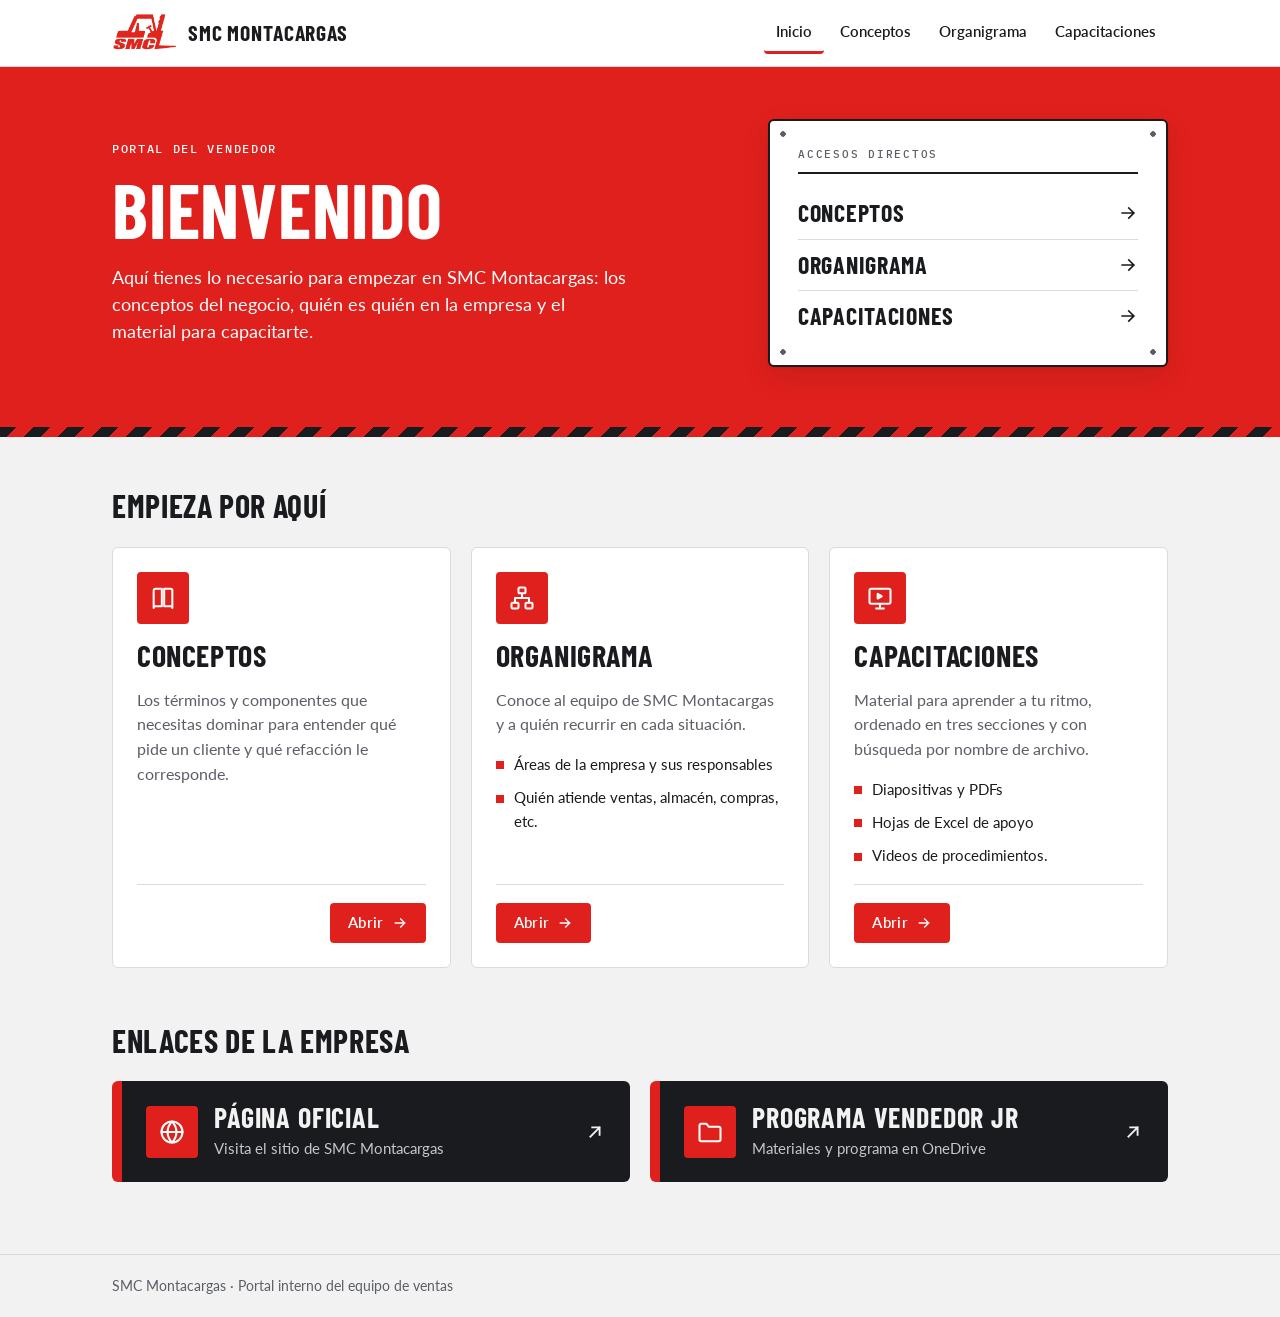
<file: index.html>
<!doctype html>
<html lang="es">
<head>
<meta charset="utf-8">
<meta name="viewport" content="width=device-width, initial-scale=1, viewport-fit=cover">
<title>SMC Montacargas · Portal del vendedor</title>
<link rel="preconnect" href="https://fonts.googleapis.com">
<link rel="preconnect" href="https://fonts.gstatic.com" crossorigin>
<link rel="stylesheet" href="https://fonts.googleapis.com/css2?family=Barlow+Condensed:wght@600;700&family=Barlow:wght@400;500;600&family=IBM+Plex+Mono:wght@500&display=swap">
<link rel="preconnect" href="https://fonts.googleapis.com">
<link rel="preconnect" href="https://fonts.gstatic.com" crossorigin>
<link href="https://fonts.googleapis.com/css2?family=Lato:wght@300;400;700&display=swap" rel="stylesheet">
<link rel="stylesheet" href="styles.css">
</head>
<body>

<header class="top">
  <div class="wrap">
    <a class="brand" href="index.html">

      <img src="logo.png" alt="SMC Montacargas" class="brand-logo">
      <span>
        <span class="brand-name">SMC Montacargas</span>
      </span>
    </a>
    <nav class="nav" aria-label="Principal">
      <a href="index.html" aria-current="page">Inicio</a>
      <a href="conceptos.html">Conceptos</a>
      <a href="https://app.organimi.com/public/organizations/630797d5f36d9a0c2904dac4/charts/63334c1b64dfc5c6c9de91fa/chart/view?pId=5f5c45b0f3475c3c7e5f84b5320946b3ab58f2936642d23510193ae79ce800d3" target="_blank" rel="noopener">Organigrama</a>
      <a href="capacitaciones.html">Capacitaciones</a>
    </nav>
  </div>
</header>

<main>
  <div class="hero">
    <div class="wrap">
      <div>
        <p class="eyebrow">Portal del vendedor</p>
        <h1>Bienvenido</h1>
        <p class="lead">Aquí tienes lo necesario para empezar en SMC Montacargas: los conceptos del negocio, quién es quién en la empresa y el material para capacitarte.</p>
      </div>
      <div class="plate">
        <div class="plate-title">Accesos directos</div>
        <ul class="plate-links">
          <li><a href="conceptos.html">Conceptos
            <svg viewBox="0 0 24 24" fill="none" stroke="currentColor" stroke-width="2" stroke-linecap="square" aria-hidden="true"><path d="M5 12h14M13 6l6 6-6 6"/></svg></a></li>
          <li><a href="https://app.organimi.com/public/organizations/630797d5f36d9a0c2904dac4/charts/63334c1b64dfc5c6c9de91fa/chart/view?pId=5f5c45b0f3475c3c7e5f84b5320946b3ab58f2936642d23510193ae79ce800d3" target="_blank" rel="noopener">Organigrama
            <svg viewBox="0 0 24 24" fill="none" stroke="currentColor" stroke-width="2" stroke-linecap="square" aria-hidden="true"><path d="M5 12h14M13 6l6 6-6 6"/></svg></a></li>
          <li><a href="capacitaciones.html">Capacitaciones
            <svg viewBox="0 0 24 24" fill="none" stroke="currentColor" stroke-width="2" stroke-linecap="square" aria-hidden="true"><path d="M5 12h14M13 6l6 6-6 6"/></svg></a></li>
        </ul>
      </div>
    </div>
    <div class="strip" aria-hidden="true"></div>
  </div>

  <div class="sections">
    <div class="wrap">
      <div class="sec-head">
        <h2>Empieza por aquí</h2>
      </div>

      <div class="cards">
        <article class="card" aria-labelledby="t-conceptos">
          <div class="card-top">
            <span class="icon" aria-hidden="true">
              <svg viewBox="0 0 24 24" fill="none" stroke="currentColor" stroke-width="1.75" stroke-linejoin="round"><path d="M4 5.5A1.5 1.5 0 0 1 5.5 4H11v15H5.5A1.5 1.5 0 0 0 4 20.5z"/><path d="M20 5.5A1.5 1.5 0 0 0 18.5 4H13v15h5.5a1.5 1.5 0 0 1 1.5 1.5z"/></svg>
            </span>
          </div>
          <h3 id="t-conceptos">Conceptos</h3>
          <p>Los términos y componentes que necesitas dominar para entender qué pide un cliente y qué refacción le corresponde.</p>
          <ul class="list">
          </ul>
          <div class="card-foot">
            <span></span>
            <a class="btn" href="conceptos.html" aria-label="Abrir Conceptos">Abrir
              <svg viewBox="0 0 24 24" fill="none" stroke="currentColor" stroke-width="2" stroke-linecap="square" aria-hidden="true"><path d="M5 12h14M13 6l6 6-6 6"/></svg></a>
          </div>
        </article>

        <article class="card" aria-labelledby="t-organigrama">
          <div class="card-top">
            <span class="icon" aria-hidden="true">
              <svg viewBox="0 0 24 24" fill="none" stroke="currentColor" stroke-width="1.75" stroke-linejoin="round"><rect x="9" y="3" width="6" height="5" rx="1"/><rect x="3" y="16" width="6" height="5" rx="1"/><rect x="15" y="16" width="6" height="5" rx="1"/><path d="M12 8v4M6 16v-4h12v4"/></svg>
            </span>
          </div>
          <h3 id="t-organigrama">Organigrama</h3>
          <p>Conoce al equipo de SMC Montacargas y a quién recurrir en cada situación. </p>
          <ul class="list">
            <li>Áreas de la empresa y sus responsables</li>
            <li>Quién atiende ventas, almacén, compras, etc.</li>
          </ul>
          <div class="card-foot">
            <a class="btn" href="https://app.organimi.com/public/organizations/630797d5f36d9a0c2904dac4/charts/63334c1b64dfc5c6c9de91fa/chart/view?pId=5f5c45b0f3475c3c7e5f84b5320946b3ab58f2936642d23510193ae79ce800d3" target="_blank" rel="noopener" aria-label="Abrir Organigrama">Abrir
              <svg viewBox="0 0 24 24" fill="none" stroke="currentColor" stroke-width="2" stroke-linecap="square" aria-hidden="true"><path d="M5 12h14M13 6l6 6-6 6"/></svg></a>
          </div>
        </article>

        <article class="card" aria-labelledby="t-capacitaciones">
          <div class="card-top">
            <span class="icon" aria-hidden="true">
              <svg viewBox="0 0 24 24" fill="none" stroke="currentColor" stroke-width="1.75" stroke-linejoin="round"><rect x="3" y="4" width="18" height="13" rx="1.5"/><path d="M10 8.5v4l3.5-2z" fill="currentColor"/><path d="M8 21h8M12 17v4"/></svg>
            </span>
          </div>
          <h3 id="t-capacitaciones">Capacitaciones</h3>
          <p>Material para aprender a tu ritmo, ordenado en tres secciones y con búsqueda por nombre de archivo.</p>
          <ul class="list">
            <li>Diapositivas y PDFs</li>
            <li>Hojas de Excel de apoyo</li>
            <li>Videos de procedimientos.</li>
          </ul>
          <div class="card-foot">
            <a class="btn" href="capacitaciones.html" aria-label="Abrir Capacitaciones">Abrir
              <svg viewBox="0 0 24 24" fill="none" stroke="currentColor" stroke-width="2" stroke-linecap="square" aria-hidden="true"><path d="M5 12h14M13 6l6 6-6 6"/></svg></a>
          </div>
        </article>
      </div>

      <div class="sec-head links-head">
        <h2>Enlaces de la empresa</h2>
      </div>

      <div class="links">
        <a class="link-tile" href="https://www.smcmex.com.mx/" target="_blank" rel="noopener">
          <span class="icon" aria-hidden="true">
            <svg viewBox="0 0 24 24" fill="none" stroke="currentColor" stroke-width="1.75" stroke-linejoin="round" stroke-linecap="round"><circle cx="12" cy="12" r="9"/><path d="M3 12h18M12 3c2.5 2.6 3.8 5.6 3.8 9s-1.3 6.4-3.8 9c-2.5-2.6-3.8-5.6-3.8-9S9.5 5.6 12 3z"/></svg>
          </span>
          <span class="link-text">
            <span class="link-title">Página oficial</span>
            <span class="link-desc">Visita el sitio de SMC Montacargas</span>
          </span>
          <svg class="link-out" viewBox="0 0 24 24" fill="none" stroke="currentColor" stroke-width="2" stroke-linecap="square" aria-hidden="true"><path d="M7 17L17 7M9 7h8v8"/></svg>
        </a>

        <a class="link-tile" href="https://smcmex-my.sharepoint.com/shared?id=%2Fpersonal%2Fpowerbi%5Fsmcmex%5Fcom%5Fmx%2FDocuments%2FDocuments%2FPower%20BI%2FINTELIGENCIA%20COMERCIAL%2FColaboradores%2FVentas%2FVendedor%20Jr&amp;listurl=%2Fpersonal%2Fpowerbi%5Fsmcmex%5Fcom%5Fmx%2FDocuments&amp;ct=1791988717235&amp;or=Teams%2DHL&amp;ga=1&amp;LOF=1" target="_blank" rel="noopener">
          <span class="icon" aria-hidden="true">
            <svg viewBox="0 0 24 24" fill="none" stroke="currentColor" stroke-width="1.75" stroke-linejoin="round"><path d="M3 6.5A1.5 1.5 0 0 1 4.5 5H9l2 2.5h8.5A1.5 1.5 0 0 1 21 9v9.500a1.5 1.5 0 0 1-1.5 1.5h-15A1.5 1.5 0 0 1 3 18.5z"/></svg>
          </span>
          <span class="link-text">
            <span class="link-title">Programa Vendedor Jr</span>
            <span class="link-desc">Materiales y programa en OneDrive</span>
          </span>
          <svg class="link-out" viewBox="0 0 24 24" fill="none" stroke="currentColor" stroke-width="2" stroke-linecap="square" aria-hidden="true"><path d="M7 17L17 7M9 7h8v8"/></svg>
        </a>
      </div>
    </div>
  </div>
</main>

<footer class="foot">
  <div class="wrap">
    <p>SMC Montacargas · Portal interno del equipo de ventas</p>
  </div>
</footer>

</body>
</html>
</file>
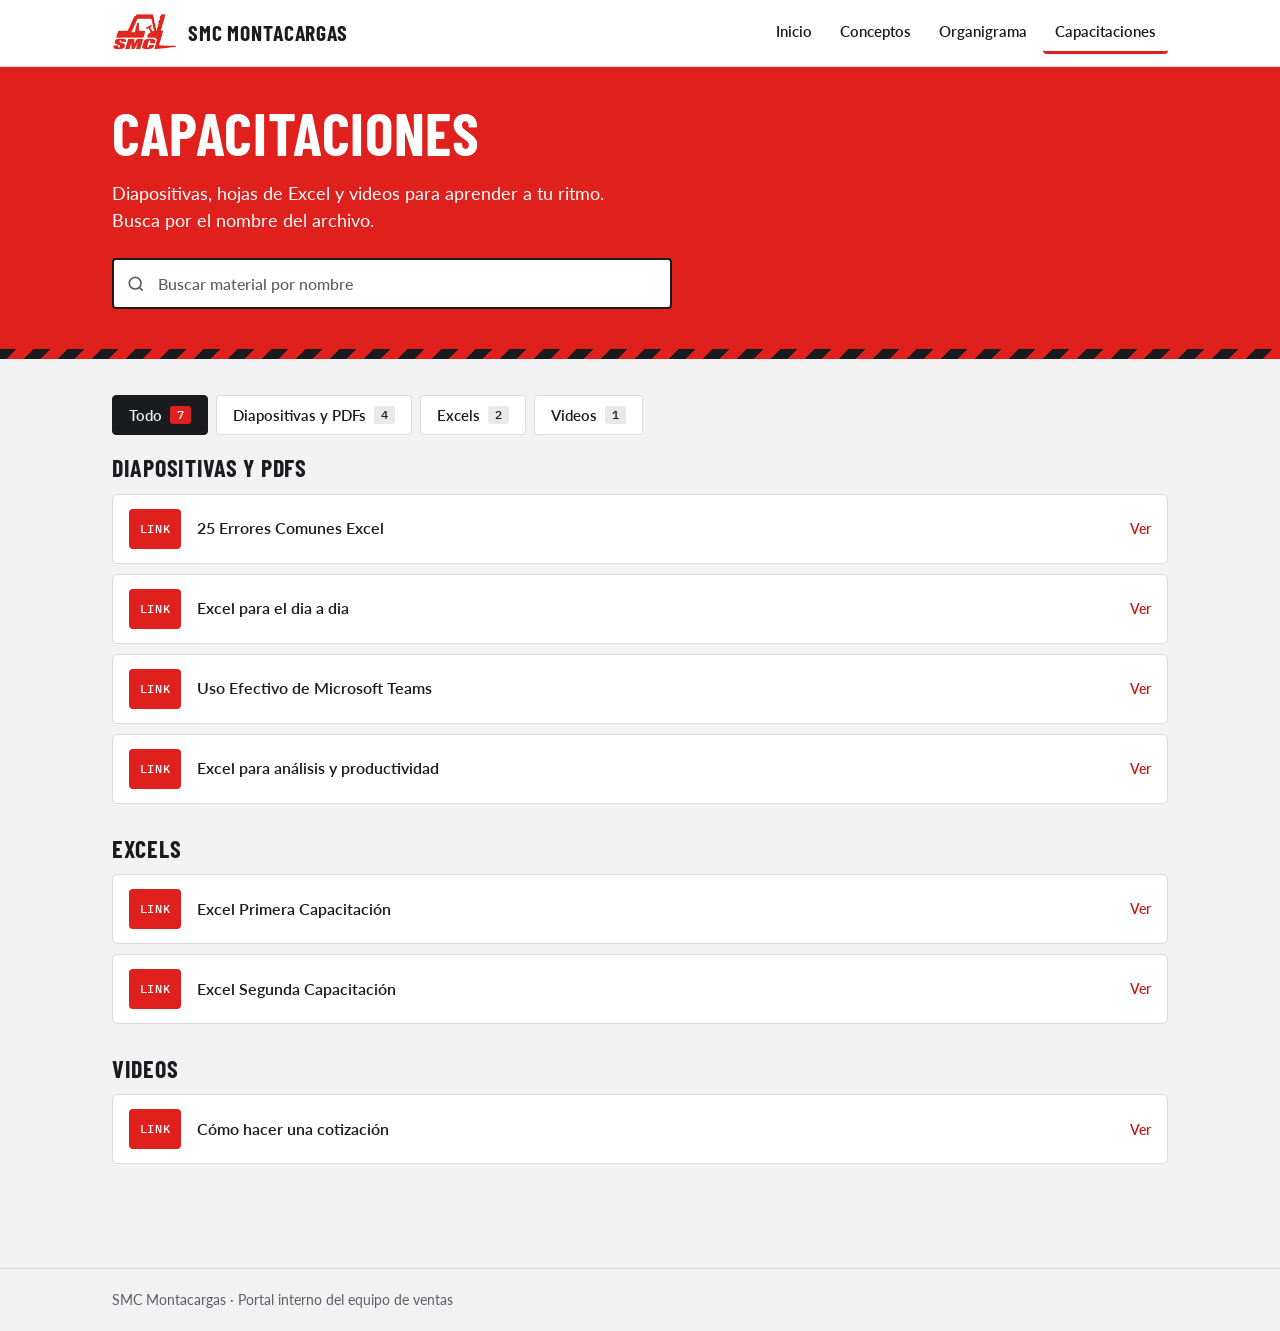
<file: capacitaciones.html>
<!doctype html>
<html lang="es">
<head>
<meta charset="utf-8">
<meta name="viewport" content="width=device-width, initial-scale=1, viewport-fit=cover">
<title>Capacitaciones · SMC Montacargas</title>
<link rel="preconnect" href="https://fonts.googleapis.com">
<link rel="preconnect" href="https://fonts.gstatic.com" crossorigin>
<link rel="stylesheet" href="https://fonts.googleapis.com/css2?family=Barlow+Condensed:wght@600;700&family=Barlow:wght@400;500;600&family=IBM+Plex+Mono:wght@500&display=swap">
<link rel="preconnect" href="https://fonts.googleapis.com">
<link rel="preconnect" href="https://fonts.gstatic.com" crossorigin>
<link href="https://fonts.googleapis.com/css2?family=Lato:wght@300;400;700&display=swap" rel="stylesheet">
<link rel="stylesheet" href="styles.css">
</head>
<body>

<header class="top">
  <div class="wrap">
    <a class="brand" href="index.html">
      <img src="logo.png" alt="SMC Montacargas" class="brand-logo">
      <span>
        <span class="brand-name">SMC Montacargas</span>
      </span>
    </a>
    <nav class="nav" aria-label="Principal">
      <a href="index.html">Inicio</a>
      <a href="conceptos.html">Conceptos</a>
      <a href="https://app.organimi.com/public/organizations/630797d5f36d9a0c2904dac4/charts/63334c1b64dfc5c6c9de91fa/chart/view?pId=5f5c45b0f3475c3c7e5f84b5320946b3ab58f2936642d23510193ae79ce800d3" target="_blank" rel="noopener">Organigrama</a>
      <a href="capacitaciones.html" aria-current="page">Capacitaciones</a>
    </nav>
  </div>
</header>
<main>
  <div class="hero compact">
    <div class="wrap">
      <div>
        <h1>Capacitaciones</h1>
        <p class="lead">Diapositivas, hojas de Excel y videos para aprender a tu ritmo. Busca por el nombre del archivo.</p>
        <div class="search">
          <svg viewBox="0 0 24 24" fill="none" stroke="currentColor" stroke-width="2" aria-hidden="true"><circle cx="11" cy="11" r="7"/><path d="M20 20l-4-4"/></svg>
          <input id="buscar" type="search" placeholder="Buscar material por nombre" aria-label="Buscar material por nombre" autocomplete="off">
        </div>
      </div>
    </div>
    <div class="strip" aria-hidden="true"></div>
  </div>

  <div class="page">
    <div class="wrap">
      <div class="tabs" id="tabs" role="tablist" aria-label="Secciones"></div>
      <p class="hint" id="aviso" hidden></p>
      <div id="resultado" aria-live="polite"></div>
    </div>
  </div>
</main>

<footer class="foot">
  <div class="wrap">
    <p>SMC Montacargas · Portal interno del equipo de ventas</p>
  </div>
</footer>

<script>

var SECCIONES = [
  {
    id: 'diapositivas',
    titulo: 'Diapositivas y PDFs',
    items: [
      { nombre: '25 Errores Comunes Excel', archivo: 'https://smcmex-my.sharepoint.com/shared?listurl=%2Fpersonal%2Fpowerbi%5Fsmcmex%5Fcom%5Fmx%2FDocuments&viewid=2f02e9c5%2D3cec%2D4bc9%2Daeb1%2D90112e0ec364&ct=1791988717235&or=Teams%2DHL&ga=1&LOF=1&id=%2Fpersonal%2Fpowerbi%5Fsmcmex%5Fcom%5Fmx%2FDocuments%2FDocuments%2FPower%20BI%2FINTELIGENCIA%20COMERCIAL%2FColaboradores%2FVentas%2FVendedor%20Jr%2FMATERIALES%2F25%20errores%20comunes%20excel%2Epdf&parent=%2Fpersonal%2Fpowerbi%5Fsmcmex%5Fcom%5Fmx%2FDocuments%2FDocuments%2FPower%20BI%2FINTELIGENCIA%20COMERCIAL%2FColaboradores%2FVentas%2FVendedor%20Jr%2FMATERIALES'},
      { nombre: 'Excel para el dia a dia', archivo: 'https://smcmex-my.sharepoint.com/shared?listurl=%2Fpersonal%2Fpowerbi_smcmex_com_mx%2FDocuments&viewid=2f02e9c5-3cec-4bc9-aeb1-90112e0ec364&ct=1791988717235&or=Teams-HL&ga=1&LOF=1&id=%2Fpersonal%2Fpowerbi_smcmex_com_mx%2FDocuments%2FDocuments%2FPower%20BI%2FINTELIGENCIA%20COMERCIAL%2FColaboradores%2FVentas%2FVendedor%20Jr%2FMATERIALES%2FExcel%20para%20el%20dia%20a%20dia%2Epdf&parent=%2Fpersonal%2Fpowerbi_smcmex_com_mx%2FDocuments%2FDocuments%2FPower%20BI%2FINTELIGENCIA%20COMERCIAL%2FColaboradores%2FVentas%2FVendedor%20Jr%2FMATERIALES'},
      { nombre: 'Uso Efectivo de Microsoft Teams', archivo: 'https://smcmex-my.sharepoint.com/shared?listurl=%2Fpersonal%2Fpowerbi%5Fsmcmex%5Fcom%5Fmx%2FDocuments&viewid=2f02e9c5%2D3cec%2D4bc9%2Daeb1%2D90112e0ec364&ct=1791988717235&or=Teams%2DHL&ga=1&LOF=1&id=%2Fpersonal%2Fpowerbi%5Fsmcmex%5Fcom%5Fmx%2FDocuments%2FDocuments%2FPower%20BI%2FINTELIGENCIA%20COMERCIAL%2FColaboradores%2FVentas%2FVendedor%20Jr%2FMATERIALES%2FPresentaci%C3%B3n%20%2D%20Capacitaci%C3%B3n%20Uso%20Efectivo%20de%20Microsoft%20Teams%2Epdf&parent=%2Fpersonal%2Fpowerbi%5Fsmcmex%5Fcom%5Fmx%2FDocuments%2FDocuments%2FPower%20BI%2FINTELIGENCIA%20COMERCIAL%2FColaboradores%2FVentas%2FVendedor%20Jr%2FMATERIALES'},
      { nombre: 'Excel para análisis y productividad', archivo: 'https://smcmex-my.sharepoint.com/shared?listurl=%2Fpersonal%2Fpowerbi%5Fsmcmex%5Fcom%5Fmx%2FDocuments&viewid=2f02e9c5%2D3cec%2D4bc9%2Daeb1%2D90112e0ec364&ct=1791988717235&or=Teams%2DHL&ga=1&LOF=1&id=%2Fpersonal%2Fpowerbi%5Fsmcmex%5Fcom%5Fmx%2FDocuments%2FDocuments%2FPower%20BI%2FINTELIGENCIA%20COMERCIAL%2FColaboradores%2FVentas%2FVendedor%20Jr%2FMATERIALES%2Fexcel%202%2Epdf&parent=%2Fpersonal%2Fpowerbi%5Fsmcmex%5Fcom%5Fmx%2FDocuments%2FDocuments%2FPower%20BI%2FINTELIGENCIA%20COMERCIAL%2FColaboradores%2FVentas%2FVendedor%20Jr%2FMATERIALES'} 
    ]
  },
  {
    id: 'excels',
    titulo: 'Excels',
    items: [
      { nombre: 'Excel Primera Capacitación', archivo: 'https://smcmex-my.sharepoint.com/personal/powerbi_smcmex_com_mx/_layouts/15/Doc.aspx?sourcedoc=%7BFD55428B-EADD-455D-9F17-28955EB5EE69%7D&file=Capacitacion_Excel_Dia_a_Dia.xlsx&action=default&mobileredirect=true&CT=1791998163435&OR=ItemsView&wdwpf=c' },
      { nombre: 'Excel Segunda Capacitación', archivo: 'https://smcmex-my.sharepoint.com/:x:/r/personal/powerbi_smcmex_com_mx/_layouts/15/Doc.aspx?sourcedoc=%7B30F2991C-A733-4DCB-9012-E9503E3B9E78%7D&file=Excel_Parte2_Capacitacion.xlsx&action=default&mobileredirect=true&wdwpf=c' }
    ]
  },
  {
    id: 'videos',
    titulo: 'Videos',
    items: [
      { nombre: 'Cómo hacer una cotización', archivo: 'https://smcmex-my.sharepoint.com/personal/powerbi_smcmex_com_mx/_layouts/15/stream.aspx?id=%2Fpersonal%2Fpowerbi%5Fsmcmex%5Fcom%5Fmx%2FDocuments%2FDocuments%2FPower%20BI%2FINTELIGENCIA%20COMERCIAL%2FColaboradores%2FVentas%2FVendedor%20Jr%2FMATERIALES%2FCotizacion%2Emp4'}
    ]
  }
];

(function () {
  var caja = document.getElementById('buscar');
  var tabsEl = document.getElementById('tabs');
  var avisoEl = document.getElementById('aviso');
  var resEl = document.getElementById('resultado');
  var activa = 'todo';

  function norm(t) {
    return (t || '').toString().normalize('NFD').replace(/[\u0300-\u036f]/g, '').toLowerCase();
  }
  function el(tag, cls, texto) {
    var e = document.createElement(tag);
    if (cls) e.className = cls;
    if (texto) e.textContent = texto;
    return e;
  }
  function nombreArchivo(ruta) {
    var limpio = (ruta || '').split('?')[0].split('#')[0];
    try { return decodeURIComponent(limpio.split('/').pop()); } catch (e) { return limpio.split('/').pop(); }
  }
  function tipo(ruta) {
    if (/^https?:\/\//i.test(ruta) && !/\.(pdf|pptx?|xlsx?|csv|mp4|webm|mov)(\?|#|$)/i.test(ruta)) return 'LINK';
    var m = /\.([a-z0-9]+)(\?|#|$)/i.exec(ruta || '');
    return m ? m[1].toUpperCase().slice(0, 4) : 'LINK';
  }
  function coincide(item, q) {
    return !q || norm(item.nombre + ' ' + nombreArchivo(item.archivo)).indexOf(q) > -1;
  }

  function dibujarItem(item) {
    var a = el('a', 'file');
    a.href = item.archivo; a.target = '_blank'; a.rel = 'noopener';
    a.appendChild(el('span', 'file-type', tipo(item.archivo)));
    var txt = el('span', 'file-name', item.nombre);
    if (item.descripcion) txt.appendChild(el('span', 'file-desc', item.descripcion));
    a.appendChild(txt);
    a.appendChild(el('span', 'file-go', /^(MP4|WEBM|MOV|LINK)$/.test(tipo(item.archivo)) ? 'Ver' : 'Abrir'));
    var li = el('li');
    li.appendChild(a);
    return li;
  }

  function dibujar() {
    var q = norm(caja.value.trim());
    var crudo = caja.value.trim();

    // Pestañas con conteo de resultados
    tabsEl.textContent = '';
    var total = 0;
    var cuentas = {};
    SECCIONES.forEach(function (s) {
      cuentas[s.id] = s.items.filter(function (i) { return coincide(i, q); }).length;
      total += cuentas[s.id];
    });
    var defs = [{ id: 'todo', titulo: 'Todo', n: total }].concat(SECCIONES.map(function (s) {
      return { id: s.id, titulo: s.titulo, n: cuentas[s.id] };
    }));
    defs.forEach(function (d) {
      var b = el('button', 'tab');
      b.type = 'button'; b.setAttribute('role', 'tab');
      b.setAttribute('aria-selected', d.id === activa ? 'true' : 'false');
      b.appendChild(document.createTextNode(d.titulo + ' '));
      b.appendChild(el('span', 'n', String(d.n)));
      b.addEventListener('click', function () { activa = d.id; dibujar(); });
      tabsEl.appendChild(b);
    });

    // Aviso de coincidencias en otras secciones
    avisoEl.hidden = true;
    if (q && activa !== 'todo') {
      var fuera = total - cuentas[activa];
      if (fuera > 0) {
        avisoEl.textContent = '';
        avisoEl.appendChild(document.createTextNode(
          'Hay ' + fuera + (fuera === 1 ? ' resultado' : ' resultados') + ' para “' + crudo + '” en otras secciones. '));
        var ver = el('button', '', 'Ver en todas');
        ver.type = 'button';
        ver.addEventListener('click', function () { activa = 'todo'; dibujar(); });
        avisoEl.appendChild(ver);
        avisoEl.hidden = false;
      }
    }

    // Resultados
    resEl.textContent = '';
    var visibles = SECCIONES.filter(function (s) { return activa === 'todo' || s.id === activa; });
    var hay = false;
    visibles.forEach(function (s) {
      var items = s.items.filter(function (i) { return coincide(i, q); });
      if (!items.length && (q || activa === 'todo')) return;
      hay = true;
      var g = el('section', 'group');
      if (activa === 'todo') g.appendChild(el('h2', '', s.titulo));
      if (!items.length) {
        g.appendChild(el('p', 'empty', 'Aún no hay archivos en esta sección.'));
      } else {
        var ul = el('ul', 'files');
        items.forEach(function (i) { ul.appendChild(dibujarItem(i)); });
        g.appendChild(ul);
      }
      resEl.appendChild(g);
    });
    if (!hay) {
      resEl.appendChild(el('p', 'empty', q
        ? 'No encontramos archivos con ese nombre. Prueba con otra palabra.'
        : 'Aún no hay material publicado.'));
    }
  }

  caja.addEventListener('input', dibujar);
  dibujar();
})();
</script>
</body>
</html>
</file>
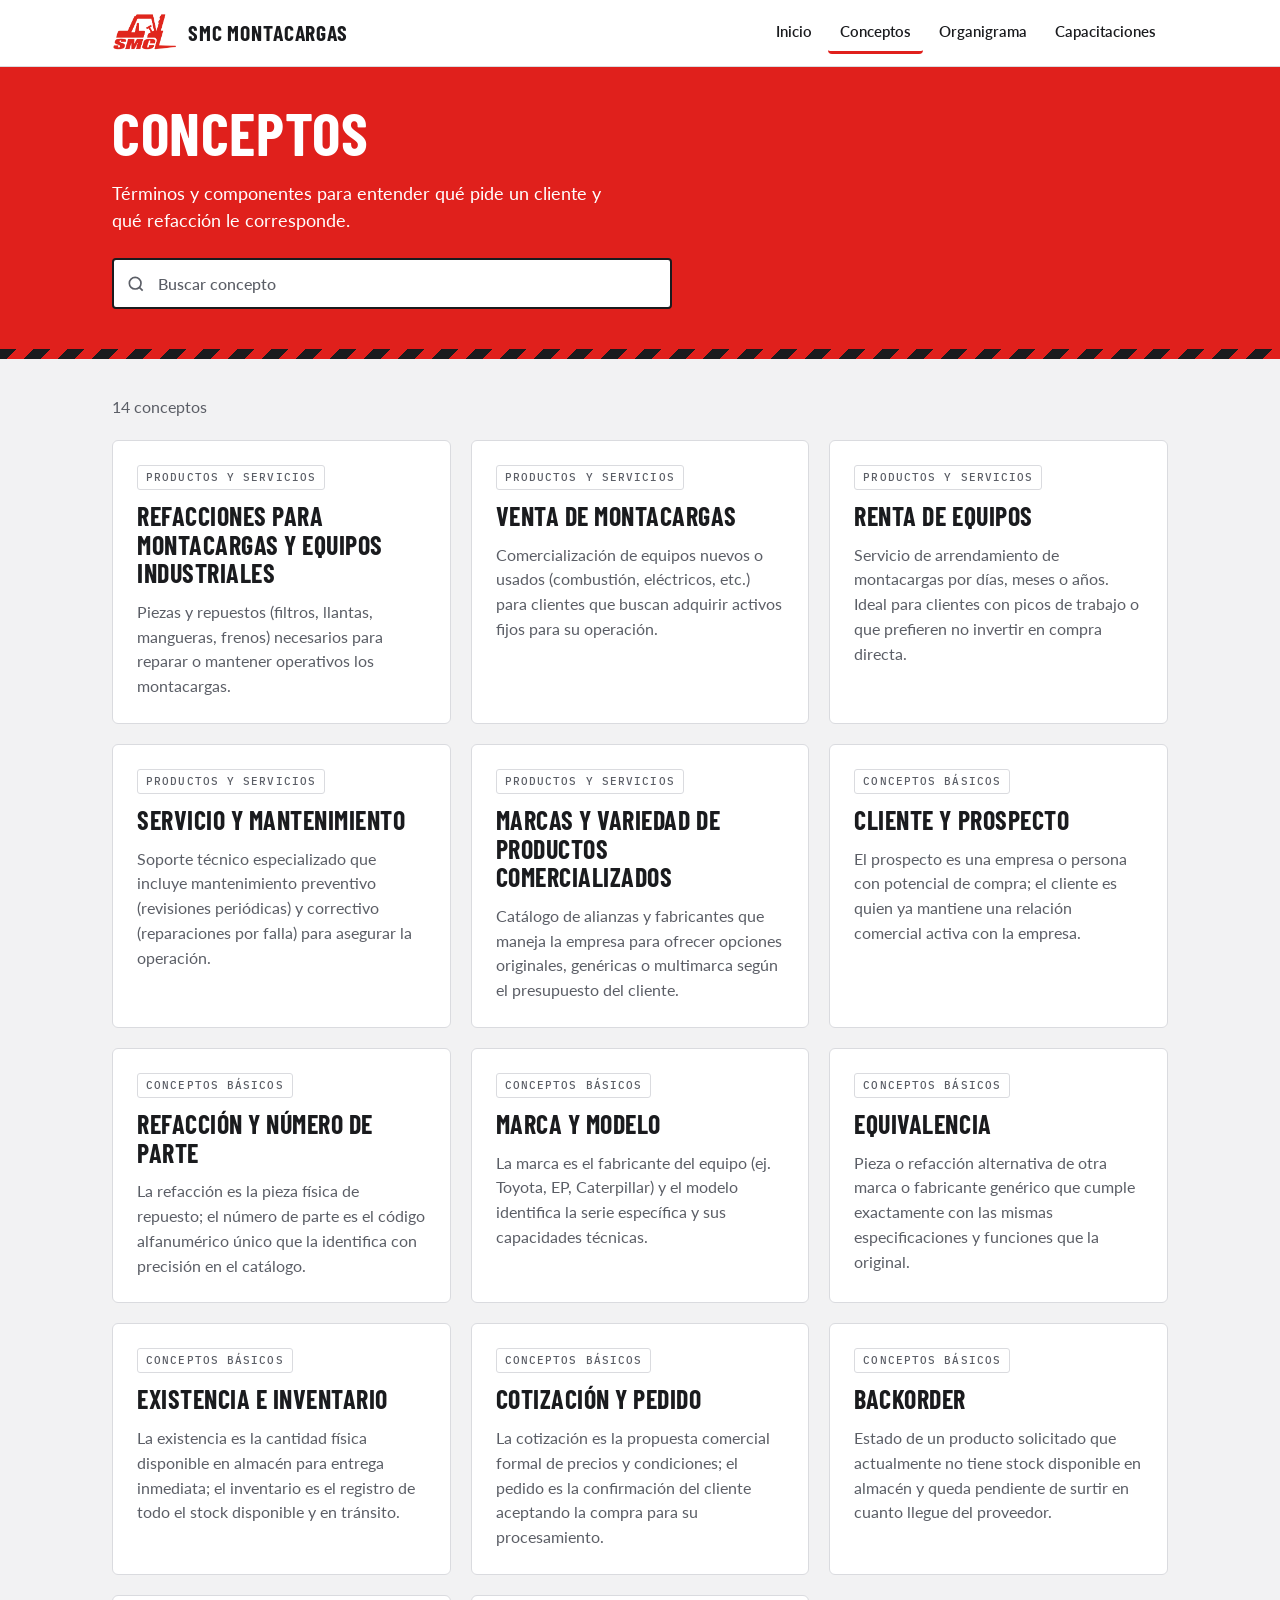
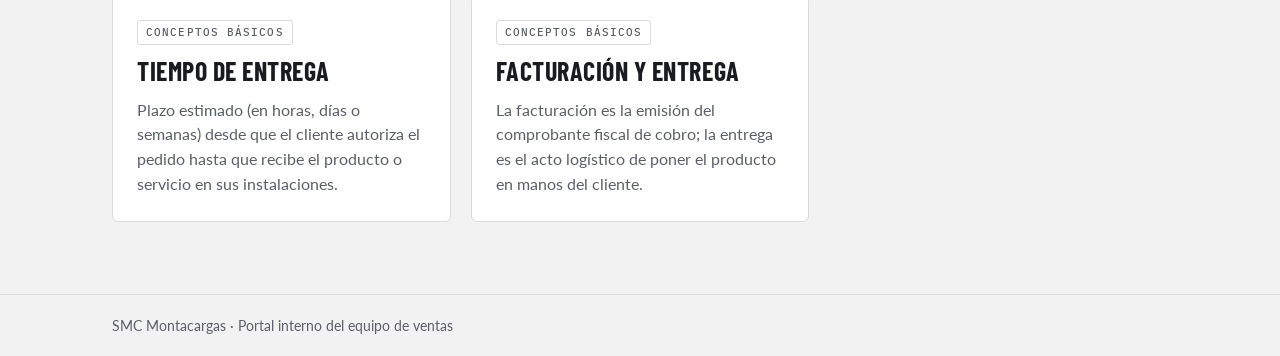
<file: conceptos.html>
<!doctype html>
<html lang="es">
<head>
<meta charset="utf-8">
<meta name="viewport" content="width=device-width, initial-scale=1, viewport-fit=cover">
<title>Conceptos · SMC Montacargas</title>
<link rel="preconnect" href="https://fonts.googleapis.com">
<link rel="preconnect" href="https://fonts.gstatic.com" crossorigin>
<link rel="stylesheet" href="https://fonts.googleapis.com/css2?family=Barlow+Condensed:wght@600;700&family=Barlow:wght@400;500;600&family=IBM+Plex+Mono:wght@500&display=swap">
<link rel="preconnect" href="https://fonts.googleapis.com">
<link rel="preconnect" href="https://fonts.gstatic.com" crossorigin>
<link href="https://fonts.googleapis.com/css2?family=Lato:wght@300;400;700&display=swap" rel="stylesheet">
<link rel="stylesheet" href="styles.css">
</head>
<body>

<header class="top">
  <div class="wrap">
    <a class="brand" href="index.html">
      <img src="logo.png" alt="SMC Montacargas" class="brand-logo">
      <span>
        <span class="brand-name">SMC Montacargas</span>
      </span>
    </a>
    <nav class="nav" aria-label="Principal">
      <a href="index.html">Inicio</a>
      <a href="conceptos.html" aria-current="page">Conceptos</a>
      <a href="https://app.organimi.com/public/organizations/630797d5f36d9a0c2904dac4/charts/63334c1b64dfc5c6c9de91fa/chart/view?pId=5f5c45b0f3475c3c7e5f84b5320946b3ab58f2936642d23510193ae79ce800d3" target="_blank" rel="noopener">Organigrama</a>
      <a href="capacitaciones.html">Capacitaciones</a>
    </nav>
  </div>
</header>

<main>
  <div class="hero compact">
    <div class="wrap">
      <div>
        <h1>Conceptos</h1>
        <p class="lead">Términos y componentes para entender qué pide un cliente y qué refacción le corresponde.</p>
        <div class="search">
          <svg viewBox="0 0 24 24" fill="none" stroke="currentColor" stroke-width="2" aria-hidden="true"><circle cx="11" cy="11" r="7"/><path d="M20 20l-4-4"/></svg>
          <input id="buscar" type="search" placeholder="Buscar concepto" aria-label="Buscar concepto" autocomplete="off">
        </div>
      </div>
    </div>
    <div class="strip" aria-hidden="true"></div>
  </div>

  <div class="page">
    <div class="wrap">
      <p class="summary" id="resumen" aria-live="polite"></p>
      <div class="concepts" id="lista"></div>
    </div>
  </div>
</main>

<footer class="foot">
  <div class="wrap">
    <p>SMC Montacargas · Portal interno del equipo de ventas</p>
  </div>
</footer>

<script>

var CONCEPTOS = [
  {
    titulo: 'Refacciones para montacargas y equipos industriales',
    categoria: 'Productos y servicios',
    descripcion: 'Piezas y repuestos (filtros, llantas, mangueras, frenos) necesarios para reparar o mantener operativos los montacargas.'
  },
  {
    titulo: 'Venta de montacargas',
    categoria: 'Productos y servicios',
    descripcion: 'Comercialización de equipos nuevos o usados (combustión, eléctricos, etc.) para clientes que buscan adquirir activos fijos para su operación.'
  },
  {
    titulo: 'Renta de equipos',
    categoria: 'Productos y servicios',
    descripcion: 'Servicio de arrendamiento de montacargas por días, meses o años. Ideal para clientes con picos de trabajo o que prefieren no invertir en compra directa.'
  },
  {
    titulo: 'Servicio y mantenimiento',
    categoria: 'Productos y servicios',
    descripcion: 'Soporte técnico especializado que incluye mantenimiento preventivo (revisiones periódicas) y correctivo (reparaciones por falla) para asegurar la operación.'
  },
  {
    titulo: 'Marcas y variedad de productos comercializados',
    categoria: 'Productos y servicios',
    descripcion: 'Catálogo de alianzas y fabricantes que maneja la empresa para ofrecer opciones originales, genéricas o multimarca según el presupuesto del cliente.'
  },
  {
    titulo: 'Cliente y prospecto',
    categoria: 'Conceptos básicos',
    descripcion: 'El prospecto es una empresa o persona con potencial de compra; el cliente es quien ya mantiene una relación comercial activa con la empresa.'
  },
  {
    titulo: 'Refacción y número de parte',
    categoria: 'Conceptos básicos',
    descripcion: 'La refacción es la pieza física de repuesto; el número de parte es el código alfanumérico único que la identifica con precisión en el catálogo.'
  },
  {
    titulo: 'Marca y modelo',
    categoria: 'Conceptos básicos',
    descripcion: 'La marca es el fabricante del equipo (ej. Toyota, EP, Caterpillar) y el modelo identifica la serie específica y sus capacidades técnicas.'
  },
  {
    titulo: 'Equivalencia',
    categoria: 'Conceptos básicos',
    descripcion: 'Pieza o refacción alternativa de otra marca o fabricante genérico que cumple exactamente con las mismas especificaciones y funciones que la original.'
  },
  {
    titulo: 'Existencia e inventario',
    categoria: 'Conceptos básicos',
    descripcion: 'La existencia es la cantidad física disponible en almacén para entrega inmediata; el inventario es el registro de todo el stock disponible y en tránsito.'
  },
  {
    titulo: 'Cotización y pedido',
    categoria: 'Conceptos básicos',
    descripcion: 'La cotización es la propuesta comercial formal de precios y condiciones; el pedido es la confirmación del cliente aceptando la compra para su procesamiento.'
  },
  {
    titulo: 'Backorder',
    categoria: 'Conceptos básicos',
    descripcion: 'Estado de un producto solicitado que actualmente no tiene stock disponible en almacén y queda pendiente de surtir en cuanto llegue del proveedor.'
  },
  {
    titulo: 'Tiempo de entrega',
    categoria: 'Conceptos básicos',
    descripcion: 'Plazo estimado (en horas, días o semanas) desde que el cliente autoriza el pedido hasta que recibe el producto o servicio en sus instalaciones.'
  },
  {
    titulo: 'Facturación y entrega',
    categoria: 'Conceptos básicos',
    descripcion: 'La facturación es la emisión del comprobante fiscal de cobro; la entrega es el acto logístico de poner el producto en manos del cliente.'
  }
];

(function () {
  var lista = document.getElementById('lista');
  var resumen = document.getElementById('resumen');
  var caja = document.getElementById('buscar');

  function norm(t) {
    return (t || '').toString().normalize('NFD').replace(/[\u0300-\u036f]/g, '').toLowerCase();
  }

  function el(tag, cls, texto) {
    var e = document.createElement(tag);
    if (cls) e.className = cls;
    if (texto) e.textContent = texto;
    return e;
  }

  function dibujar() {
    var q = norm(caja.value.trim());
    var res = CONCEPTOS.filter(function (c) {
      return !q || norm(c.titulo + ' ' + (c.categoria || '') + ' ' + (c.descripcion || '')).indexOf(q) > -1;
    });

    lista.textContent = '';
    if (!CONCEPTOS.length) {
      resumen.textContent = '';
      lista.appendChild(el('p', 'empty', 'Aún no hay conceptos. Agrégalos en la lista CONCEPTOS de conceptos.html.'));
      return;
    }
    resumen.textContent = q
      ? res.length + (res.length === 1 ? ' resultado' : ' resultados') + ' para “' + caja.value.trim() + '”'
      : CONCEPTOS.length + (CONCEPTOS.length === 1 ? ' concepto' : ' conceptos');

    if (!res.length) {
      lista.appendChild(el('p', 'empty', 'No encontramos conceptos con ese nombre. Prueba con otra palabra.'));
      return;
    }

    res.forEach(function (c) {
      var card = el('article', 'concept');
      if (c.imagen) {
        var img = el('img');
        img.src = c.imagen; img.alt = c.titulo; img.loading = 'lazy';
        card.appendChild(img);
      }
      if (c.categoria) card.appendChild(el('span', 'pill', c.categoria)).style.alignSelf = 'flex-start';
      card.appendChild(el('h3', '', c.titulo));
      if (c.descripcion) card.appendChild(el('p', '', c.descripcion));
      if (c.enlace) {
        var a = el('a', 'btn', 'Ver más');
        a.href = c.enlace; a.target = '_blank'; a.rel = 'noopener';
        card.appendChild(a);
      }
      lista.appendChild(card);
    });
  }

  caja.addEventListener('input', dibujar);
  dibujar();
})();
</script>
</body>
</html>
</file>
<file: styles.css>
/* SMC Montacargas · estilos compartidos por todas las páginas */
:root {
  --red: #E0201C;
  --red-deep: #B5130F;
  --on-red: #FFFFFF;
  --accent-text: #C41A16;
  --bg: #F2F2F3;
  --surface: #FFFFFF;
  --ink: #1A1B1E;
  --muted: #5B5E66;
  --line: #DADBDF;
  --chip: #E9E9EC;
  --strip: #1A1B1E;
  --shadow: 0 1px 2px rgba(20,20,24,.08), 0 10px 28px rgba(20,20,24,.10);
  --font-display: 'Barlow Condensed', 'Arial Narrow', Arial, sans-serif;
  --font-body: 'Lato', system-ui, 'Segoe UI', Arial, sans-serif;
  --font-mono: 'IBM Plex Mono', ui-monospace, Consolas, monospace;
}
@media (prefers-color-scheme: dark) {
  :root {
    --accent-text: #FF6A61;
    --bg: #121314; --surface: #1B1C1F; --ink: #F0F0F2; --muted: #A2A5AD;
    --line: #33353A; --chip: #26282C; --strip: #0A0A0B;
    --shadow: 0 1px 2px rgba(0,0,0,.4), 0 10px 28px rgba(0,0,0,.45);
    color-scheme: dark;
  }
}

*, *::before, *::after { box-sizing: border-box; }
[hidden] { display: none !important; }
img { max-width: 100%; }
html { -webkit-text-size-adjust: 100%; }
body { margin: 0; background: var(--bg); color: var(--ink); font: 400 1rem/1.55 var(--font-body); }
a { color: var(--accent-text); }
:focus-visible { outline: 3px solid var(--ink); outline-offset: 2px; }

.wrap {
  width: min(1120px, 100%); margin-inline: auto;
  padding-left: max(16px, env(safe-area-inset-left, 0px));
  padding-right: max(16px, env(safe-area-inset-right, 0px));
}
@media (min-width: 720px) {
  .wrap { padding-left: max(32px, env(safe-area-inset-left, 0px)); padding-right: max(32px, env(safe-area-inset-right, 0px)); }
}

/* Botones */
.btn {
  appearance: none; border: 0; cursor: pointer; text-decoration: none;
  display: inline-flex; align-items: center; justify-content: center; gap: 8px;
  padding: 12px 18px; border-radius: 4px; background: var(--red); color: var(--on-red);
  font: 600 .9375rem/1 var(--font-body); letter-spacing: .02em;
}
.btn:hover { background: var(--red-deep); }
.btn svg { width: 16px; height: 16px; flex: none; }

/* Encabezado */
.top { background: var(--surface); border-bottom: 1px solid var(--line); }
.top .wrap { display: flex; align-items: center; justify-content: space-between; flex-wrap: wrap; gap: 8px 24px; padding-block: 12px; }
.brand { display: flex; align-items: center; gap: 12px; min-width: 0; color: inherit; text-decoration: none; }
.brand-logo { max-height: 40px; width: auto; vertical-align: middle; }
.brand-mark {
  flex: none; display: grid; place-items: center; width: 44px; height: 44px;
  background: var(--red); color: var(--on-red); font: 700 1.45rem/1 var(--font-display); letter-spacing: .02em;
}
.brand-name { display: block; font: 700 1.35rem/1 var(--font-display); text-transform: uppercase; letter-spacing: .04em; white-space: nowrap; }
.brand-sub { display: block; margin-top: 4px; font: 500 .6875rem/1 var(--font-mono); letter-spacing: .12em; text-transform: uppercase; color: var(--muted); }
.nav { display: flex; flex-wrap: wrap; gap: 4px; }
.nav a {
  padding: 8px 12px; border-radius: 4px; color: var(--ink); text-decoration: none;
  font-weight: 600; font-size: .9375rem; border-bottom: 3px solid transparent;
}
.nav a:hover { background: var(--chip); }
.nav a[aria-current="page"] { border-bottom-color: var(--red); }

/* Franja roja */
.hero { background: var(--red); color: var(--on-red); }
.hero .wrap {
  display: grid; grid-template-columns: minmax(0, 1.5fr) minmax(0, 1fr);
  gap: 32px 56px; align-items: center; padding-block: 52px 60px;
}
.hero.compact .wrap { grid-template-columns: minmax(0, 1fr); padding-block: 36px 40px; }
@media (max-width: 860px) { .hero .wrap { grid-template-columns: minmax(0, 1fr); padding-block: 32px 40px; } }
.eyebrow { margin: 0 0 14px; font: 500 .75rem/1.4 var(--font-mono); letter-spacing: .14em; text-transform: uppercase; }
.hero h1 {
  margin: 0; font: 700 clamp(2.5rem, 7vw, 4.75rem)/.98 var(--font-display);
  text-transform: uppercase; letter-spacing: .01em; text-wrap: balance; overflow-wrap: anywhere;
}
.hero.compact h1 { font-size: clamp(2.25rem, 6vw, 3.75rem); }
.lead { margin: 18px 0 0; max-width: 52ch; font-size: 1.125rem; line-height: 1.5; }
.strip { height: 10px; background: repeating-linear-gradient(135deg, var(--strip) 0 12px, var(--red) 12px 24px); }

/* Placa de accesos (inicio) */
.plate {
  position: relative; display: grid; gap: 14px; min-width: 0;
  padding: 28px 28px 24px; border: 2px solid var(--ink); border-radius: 6px;
  color: var(--ink); box-shadow: var(--shadow);
  background:
    radial-gradient(circle at 13px 13px, var(--muted) 0 2.5px, transparent 3px),
    radial-gradient(circle at calc(100% - 13px) 13px, var(--muted) 0 2.5px, transparent 3px),
    radial-gradient(circle at 13px calc(100% - 13px), var(--muted) 0 2.5px, transparent 3px),
    radial-gradient(circle at calc(100% - 13px) calc(100% - 13px), var(--muted) 0 2.5px, transparent 3px),
    var(--surface);
}
.plate-title {
  padding-bottom: 12px; border-bottom: 2px solid var(--ink);
  font: 500 .6875rem/1 var(--font-mono); letter-spacing: .16em; text-transform: uppercase; color: var(--muted);
}
.plate-links { margin: 0; padding: 0; list-style: none; display: grid; }
.plate-links li { border-bottom: 1px solid var(--line); }
.plate-links li:last-child { border-bottom: 0; }
.plate-links a {
  display: flex; justify-content: space-between; align-items: center; gap: 12px;
  padding: 12px 0; color: var(--ink); text-decoration: none;
  font: 700 1.5rem/1.1 var(--font-display); text-transform: uppercase; letter-spacing: .03em;
}
.plate-links a:hover { color: var(--accent-text); }
.plate-links svg { width: 20px; height: 20px; flex: none; }

/* Secciones */
.sections { padding-block: 52px 72px; }
.sec-head { display: flex; flex-wrap: wrap; align-items: baseline; justify-content: space-between; gap: 6px 32px; margin-bottom: 24px; }
.sec-head h2 { margin: 0; font: 700 2rem/1.05 var(--font-display); text-transform: uppercase; letter-spacing: .02em; }
.sec-head p { margin: 0; color: var(--muted); }
.cards { display: grid; grid-template-columns: repeat(3, minmax(0, 1fr)); gap: 20px; }
@media (max-width: 900px) { .cards { grid-template-columns: minmax(0, 1fr); } }

.card {
  display: flex; flex-direction: column; gap: 16px; min-width: 0;
  padding: 24px; background: var(--surface); border: 1px solid var(--line); border-radius: 6px;
}
.card:hover { border-color: var(--red); }
.card-top { display: flex; align-items: flex-start; justify-content: space-between; gap: 12px; }
.icon { display: grid; place-items: center; width: 52px; height: 52px; border-radius: 4px; background: var(--red); color: var(--on-red); }
.icon svg { width: 28px; height: 28px; }
.pill {
  padding: 6px 8px; border: 1px solid var(--line); border-radius: 3px; white-space: nowrap;
  font: 500 .6875rem/1 var(--font-mono); letter-spacing: .1em; text-transform: uppercase; color: var(--muted);
}
.card h3 { margin: 0; font: 700 1.875rem/1.05 var(--font-display); text-transform: uppercase; letter-spacing: .02em; }
.card p { margin: 0; color: var(--muted); }
.list { margin: 0; padding: 0; list-style: none; display: grid; gap: 10px; font-size: .9375rem; }
.list li { display: flex; align-items: flex-start; gap: 10px; }
.list li::before { content: ""; flex: none; width: 8px; height: 8px; margin-top: .55em; background: var(--red); }
.card-foot { margin-top: auto; padding-top: 18px; border-top: 1px solid var(--line); display: flex; align-items: center; justify-content: space-between; gap: 12px; }
.card-foot span { font-size: .875rem; color: var(--muted); }

/* Buscador */
.search { position: relative; max-width: 560px; margin-top: 24px; }
.search svg { position: absolute; left: 14px; top: 50%; width: 20px; height: 20px; transform: translateY(-50%); color: var(--muted); pointer-events: none; }
.search input {
  width: 100%; padding: 14px 16px 14px 44px; border: 2px solid var(--ink); border-radius: 4px;
  background: var(--surface); color: var(--ink); font: 500 1rem/1.2 var(--font-body);
}
.search input::placeholder { color: var(--muted); }

/* Contenido de páginas internas */
.page { padding-block: 36px 72px; }
.summary { margin: 0 0 20px; color: var(--muted); }
.empty { padding: 40px 24px; text-align: center; background: var(--surface); border: 1px dashed var(--line); border-radius: 6px; color: var(--muted); }

/* Conceptos */
.concepts { display: grid; grid-template-columns: repeat(auto-fill, minmax(min(320px, 100%), 1fr)); gap: 20px; }
.concept { display: flex; flex-direction: column; gap: 12px; padding: 24px; background: var(--surface); border: 1px solid var(--line); border-radius: 6px; min-width: 0; }
.concept img { display: block; width: 100%; height: auto; border-radius: 4px; border: 1px solid var(--line); }
.concept h3 { margin: 0; font: 700 1.625rem/1.1 var(--font-display); text-transform: uppercase; letter-spacing: .02em; }
.concept p { margin: 0; color: var(--muted); white-space: pre-line; }
.concept .btn { align-self: flex-start; margin-top: auto; }

/* Capacitaciones */
.tabs { display: flex; flex-wrap: wrap; gap: 8px; margin-bottom: 20px; }
.tab {
  appearance: none; cursor: pointer; display: inline-flex; align-items: center; gap: 8px;
  padding: 10px 16px; border: 1px solid var(--line); border-radius: 4px;
  background: var(--surface); color: var(--ink); font: 600 .9375rem/1 var(--font-body);
}
.tab:hover { border-color: var(--ink); }
.tab[aria-selected="true"] { background: var(--ink); color: var(--bg); border-color: var(--ink); }
.tab .n { padding: 3px 7px; border-radius: 3px; background: var(--chip); color: var(--ink); font: 500 .75rem/1 var(--font-mono); }
.tab[aria-selected="true"] .n { background: var(--red); color: var(--on-red); }
.hint { margin: 0 0 20px; padding: 12px 16px; background: var(--chip); border-radius: 4px; font-size: .9375rem; }
.hint button { appearance: none; border: 0; background: none; padding: 0; cursor: pointer; color: var(--accent-text); font: inherit; font-weight: 600; text-decoration: underline; }
.group { margin-bottom: 32px; }
.group h2 { margin: 0 0 12px; font: 700 1.5rem/1.1 var(--font-display); text-transform: uppercase; letter-spacing: .03em; }
.files { margin: 0; padding: 0; list-style: none; display: grid; gap: 10px; }
.file {
  display: grid; grid-template-columns: auto minmax(0, 1fr) auto; align-items: center; gap: 16px;
  padding: 14px 16px; background: var(--surface); border: 1px solid var(--line); border-radius: 6px;
  color: var(--ink); text-decoration: none;
}
.file:hover { border-color: var(--red); }
.file-type { display: grid; place-items: center; width: 52px; height: 40px; border-radius: 4px; background: var(--red); color: var(--on-red); font: 500 .75rem/1 var(--font-mono); letter-spacing: .06em; }
.file-name { font-weight: 600; overflow-wrap: anywhere; }
.file-desc { display: block; font-size: .875rem; font-weight: 400; color: var(--muted); }
.file-go { font-size: .875rem; font-weight: 600; color: var(--accent-text); white-space: nowrap; }
@media (max-width: 480px) { .file { grid-template-columns: auto minmax(0, 1fr); } .file-go { display: none; } }

/* Pie */
.foot { border-top: 1px solid var(--line); color: var(--muted); font-size: .875rem; }
.foot .wrap { display: flex; flex-wrap: wrap; justify-content: space-between; gap: 8px 24px; padding-block: 20px; }
.foot p { margin: 0; }

/* Enlaces de la empresa (inicio) */
.links-head { margin-top: 56px; }
.links { display: grid; grid-template-columns: repeat(2, minmax(0, 1fr)); gap: 20px; }
@media (max-width: 700px) { .links { grid-template-columns: minmax(0, 1fr); } }
.link-tile {
  display: flex; align-items: center; gap: 16px; min-width: 0;
  padding: 22px 24px; border-radius: 6px; border-left: 10px solid var(--red);
  background: var(--ink); color: var(--bg); text-decoration: none;
}
.link-tile:hover { background: var(--red-deep); color: var(--on-red); border-left-color: var(--ink); }
.link-tile .icon { flex: none; }
.link-text { flex: 1; min-width: 0; display: grid; gap: 4px; }
.link-title { font: 700 1.75rem/1.05 var(--font-display); text-transform: uppercase; letter-spacing: .03em; }
.link-desc { font-size: .9375rem; opacity: .8; }
.link-out { flex: none; width: 22px; height: 22px; }
</file>
